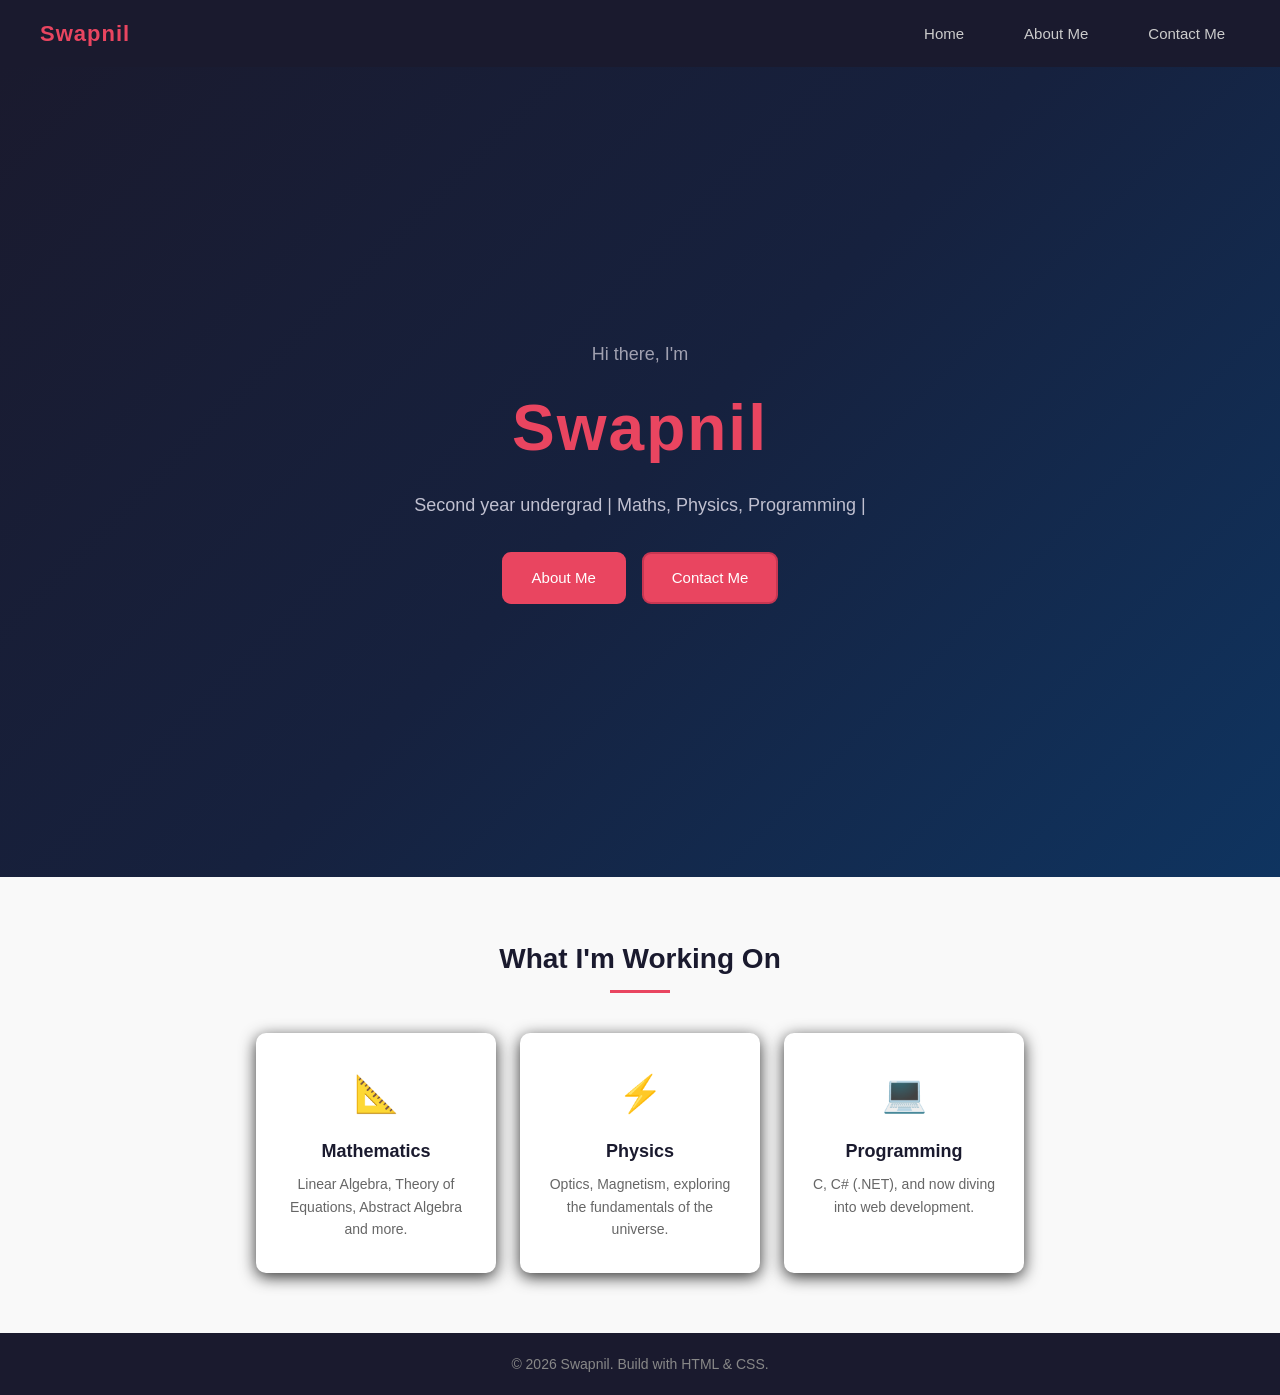
<file: index.html>
<!DOCTYPE html>
<html lang="hi">
  
	<head>
	   
		 <meta charset="UTF-8">
		 <meta name="viewport" content="width=device-width , initial-scale=1.0">
		 <title>Swapnil | portfolio</title>
		 <link rel="stylesheet" href="style.css">
		 
	</head>
	
	<body>
	  
		<!-- navbar -->
		
		<nav class="navbar">
		 
		 <div class="nav-logo">Swapnil</div>
		 <ul class="nav-link">
		   <li><a href="index.html" class="active">Home</a></li>
			 <li><a href="about.html">About Me</a></li>
			 <li><a href="contact.html">Contact Me</a></li>
		 </ul>
		 
		</nav>
		
		<!-- hero -->
		
		<section class="hero">
		  
			<div class="hero-content">
			
			<p class="hero-greeting">Hi there, I'm</p>
			<h1 class="hero-name">Swapnil</h1>
			<p class="hero-tagline">Second year undergrad | Maths, Physics, Programming |</p>
			<div class="hero-button">
			  
			   <a href="about.html" class="btn btn-primary">About Me</a></li>
			   <a href="contact.html" class="btn btn-outline">Contact Me</a></li>
				
			</div>
			
			</div>
			
		</section>
		
		<!-- highlight -->
		<section class="highlight">
		
		 <h2 class="section-title">What I'm Working On</h2>
		 <div class="cards">
		 
		   <div class="card">
			 
			   <div class="card-icon">📐</div>
				 <h3>Mathematics</h3>
				 <p>Linear Algebra, Theory of Equations, Abstract Algebra and more.</p>
			 
			 </div>
			 <div class="card">
			 
			   <div class="card-icon">⚡</div>
				 <h3>Physics</h3>
         <p>Optics, Magnetism, exploring the fundamentals of the universe.</p>
			 
			 </div>
			 <div class="card">
			 
			   <div class="card-icon">💻</div>
          <h3>Programming</h3>
          <p>C, C# (.NET), and now diving into web development.</p>
			 
			 </div>
		 
		 </div>
		
		</section>
		
		<footer class="footer">
		  <p>&copy; 2026 Swapnil. Build with HTML &amp; CSS.</p>
		</footer>
		
	</body>
	
</html>
</file>
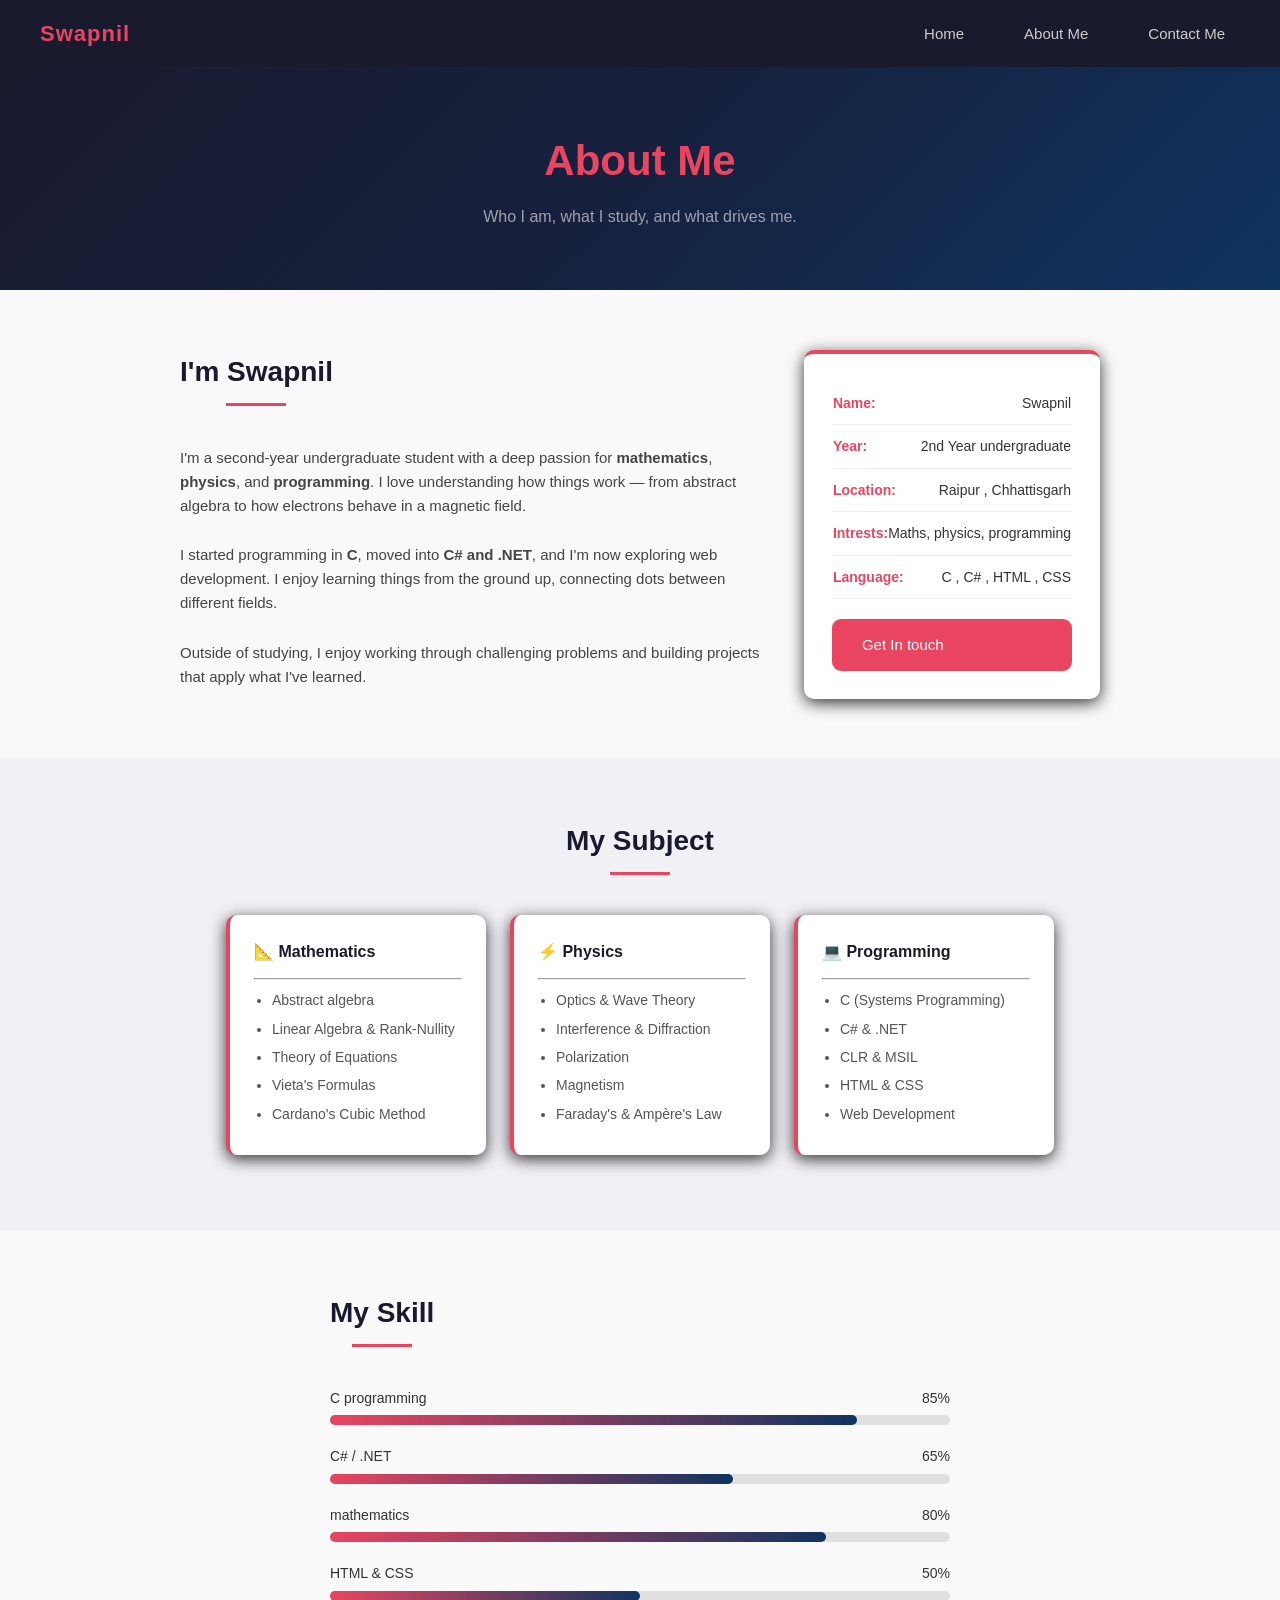
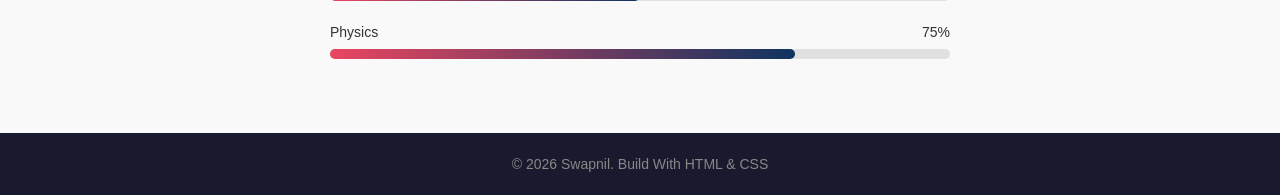
<file: about.html>
<!DOCTYPE html> 
<html lang="en">
 
 <head>
   <meta charset="UTF-8">
	 <meta name="viewport" content="width=device-width , intial-scale=1.0">
	 <title>Swapnil | About</title>
	 <link rel="stylesheet" href="style.css">
 </head>
 <body>
   <!-- navbar -->
		
		<nav class="navbar">
		 
		 <div class="nav-logo">Swapnil</div>
		 <ul class="nav-link">
		   <li><a href="index.html" class="active">Home</a></li>
			 <li><a href="about.html">About Me</a></li>
			 <li><a href="contact.html">Contact Me</a></li>
		 </ul>
		 
		</nav>
		
		<!-- page header -->
		
		 <section class="page-header">
      <h1>About Me</h1>
      <p>Who I am, what I study, and what drives me.</p>
    </section>

<!-- bio-section -->
		
		<section class="about-bio">
		
		  <div class="bio-text">
			  <h2 class="section-title">I'm Swapnil</h2>
				<p>I'm a second-year undergraduate student with a deep passion for <strong>mathematics</strong>, <strong>physics</strong>, and <strong>programming</strong>. I love understanding how things work — from abstract algebra to how electrons behave in a magnetic field.</p>
				<br>
				<p>I started programming in <strong>C</strong>, moved into <strong>C# and .NET</strong>, and I'm now exploring web development. I enjoy learning things from the ground up, connecting dots between different fields.</p>
				<br>
				<p>Outside of studying, I enjoy working through challenging problems and building projects that apply what I've learned.</p>
				</div>
				<div class="bio-card">
				  <div class="bio-info-item">
					  <span class="bio-label">Name: </span>
						<span>Swapnil</span>
					</div>
					 <div class="bio-info-item">
					  <span class="bio-label">Year: </span>
						<span>2nd Year undergraduate</span>
					</div>
					 <div class="bio-info-item">
					  <span class="bio-label">Location: </span>
						<span>Raipur , Chhattisgarh</span>
					</div>
					 <div class="bio-info-item">
					  <span class="bio-label">Intrests: </span>
						<span> Maths, physics, programming</span>
					</div>
					 <div class="bio-info-item">
					  <span class="bio-label">Language: </span>
						<span>C , C# , HTML , CSS</span>
					</div>
					<a href="contact.html" class="btn btn-primary" style="margin-top: 20px; display: inline-block;">Get In touch</a>
				</div>
		
		</section>
		
		<!-- subject-section -->
		<section class="subject-section">
		 
		   <h2 id="title" class="section-title" style="">My Subject</h2>
			 <div class="subject-grid">
			   <div class="Subject-card">
				  <h3>📐 Mathematics</h3><hr>
					<ul>
					  <li>Abstract algebra</li>
						 <li>Linear Algebra & Rank-Nullity</li>
            <li>Theory of Equations</li>
            <li>Vieta's Formulas</li>
            <li>Cardano's Cubic Method</li>
					</ul>
				 </div>
				 <div class="Subject-card">
				  <h3>⚡ Physics</h3><hr>
				  <ul>
            <li>Optics & Wave Theory</li>
            <li>Interference & Diffraction</li>
            <li>Polarization</li>
            <li>Magnetism</li>
            <li>Faraday's & Ampère's Law</li>
          </ul>
				 </div>
				 <div class="Subject-card">
				   <h3>💻 Programming</h3><hr>
          <ul>
            <li>C (Systems Programming)</li>
            <li>C# & .NET</li>
            <li>CLR & MSIL</li>
            <li>HTML & CSS</li>
            <li>Web Development</li>
          </ul>

				 </div>
			 </div>
		 
		</section>
		
		<!-- skill-section -->
	<section class="skill-section">
	  <h2 class="section-title" style="text-align: center;">My Skill</h2>
		<div class="skill-grid">
		
		   <div class="skill-item">
			   <div class="skill-header">
				  <span>C programming</span>
					<span>85%</span>
				 </div>
				 <div class="skill-bar">
				   <div class="skill-fill" style="width: 85%"></div>
				 </div>
			 </div>
			 
			 <div class="skill-item">
			   <div class="skill-header">
				  <span>C# / .NET</span>
					<span>65%</span>
				 </div>
				 <div class="skill-bar">
				   <div class="skill-fill" style="width: 65%"></div>
				 </div>
			 </div>
			 
			 <div class="skill-item">
			   <div class="skill-header">
				  <span>mathematics</span>
					<span>80%</span>
				 </div>
				 <div class="skill-bar">
				   <div class="skill-fill" style="width: 80%"></div>
				 </div>
			 </div>
			 
			 <div class="skill-item">
			   <div class="skill-header">
				  <span>HTML & CSS</span>
					<span>50%</span>
				 </div>
				 <div class="skill-bar">
				   <div class="skill-fill" style="width: 50%"></div>
				 </div>
			 </div>
			 
			 <div class="skill-item">
			   <div class="skill-header">
				  <span>Physics</span>
					<span>75%</span>
				 </div>
				 <div class="skill-bar">
				   <div class="skill-fill" style="width: 75%"></div>
				 </div>
			 </div>
			 
		</div>
	</section>	
		
		<!-- footer -->
		<footer class="footer">
		 <p>&copy; 2026 Swapnil. Build With HTML & CSS</p>
		</footer>
		
 </body>
</html>
</file>
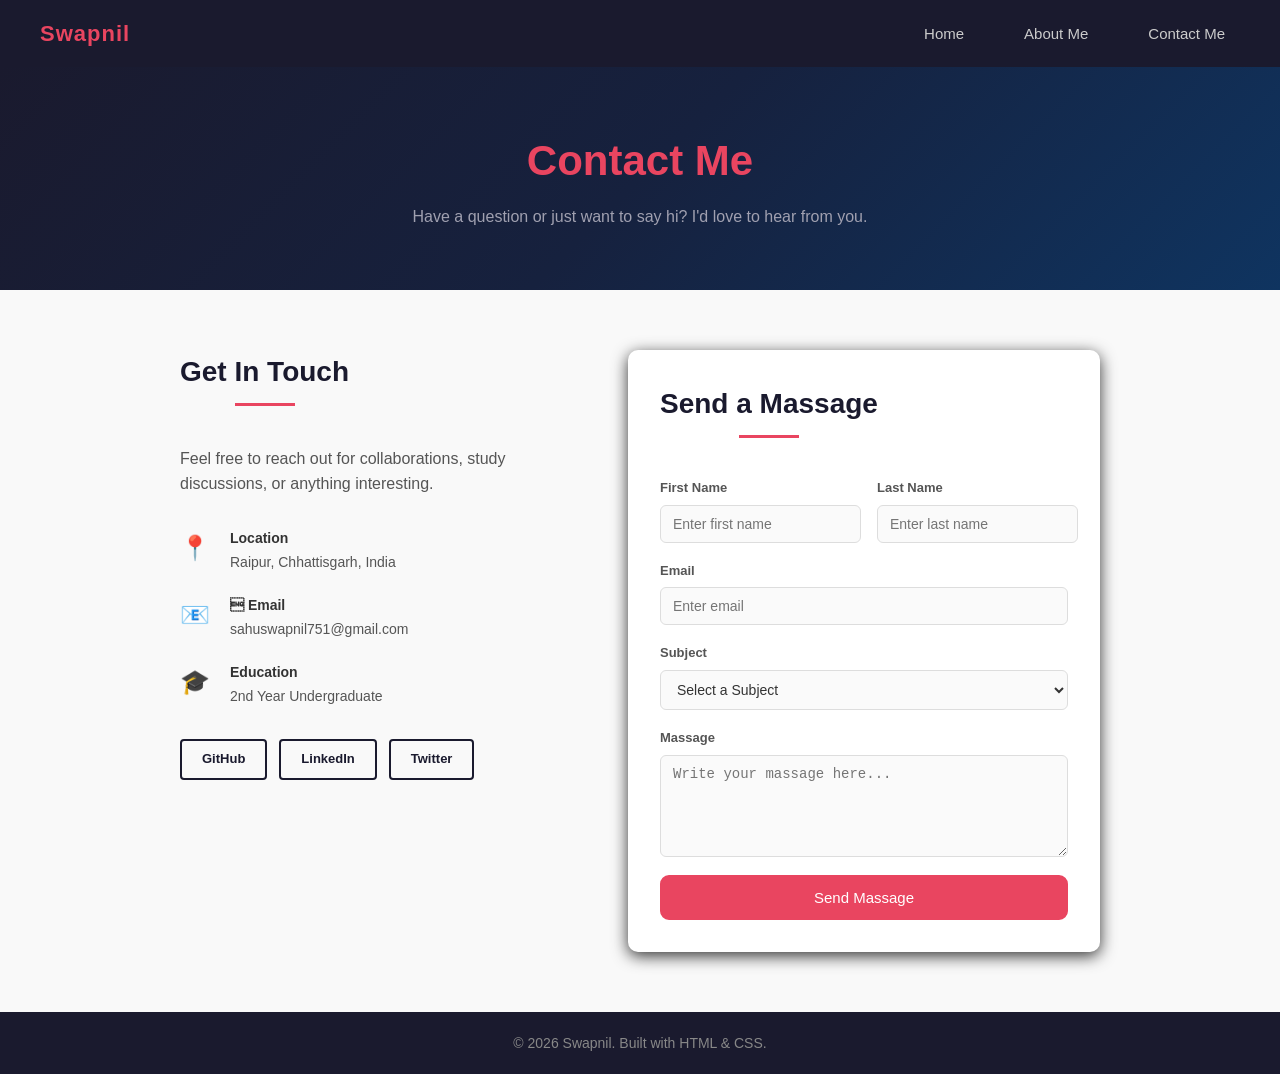
<file: contact.html>
<!DOCTYPE html>
<html lang="en">
  <head>
	         <!-- basic meta -->
	  <meta charset="UTF-8">
		<meta name="viewport" content="width=device-width , intial-scale=1.0">
		
		<!-- website title -->
		<title>Swapnil | contact</title>
		<link rel="stylesheet" href="style.css">
		
	</head>
	<body>
	 <!-- navbar -->
	 <nav class="navbar">
		 
		 <div class="nav-logo">Swapnil</div>
		 <ul class="nav-link">
		   <li><a href="index.html" class="active">Home</a></li>
			 <li><a href="about.html">About Me</a></li>
			 <li><a href="contact.html">Contact Me</a></li>
		 </ul>
		 
		</nav>
		
		<!-- PAGE HEADER -->
		<section class="page-header">
		  <h1>Contact Me</h1>
			<p>Have a question or just want to say hi? I'd love to hear from you.</p>
		</section>
		
		<!-- contact-section -->
	 <section class="contact-section">
	   <!-- left-info -->
		 <div class="contact-info">
		   
			 <h2 class="section-title">Get In Touch</h2>
			 <p style="color: #555; margin-bottom: 30px;">Feel free to reach out for collaborations, study discussions, or anything interesting.</p>
			 
			 <div class="info-item">
			  <div class="info-icon">📍</div>
				  <div>
					 <h4>Location</h4>
					 <p>Raipur, Chhattisgarh, India</p>
					</div>
			 </div>
			 
			 <div class="info-item">
			  <div class="info-icon">📧</div>
				  <div>
					 <h4> Email</h4>
					 <p>sahuswapnil751@gmail.com</p>
					</div>
			 </div>
			 
			 <div class="info-item">
			  <div class="info-icon">🎓</div>
				  <div>
					 <h4>Education</h4>
					 <p>2nd Year Undergraduate</p>
					</div>
			 </div>
			 
		 
		 
		 <!--  social-link -->
		 <div class="social-link">
		 
		   <a href="#" class="social-btn">GitHub</a>
			 <a href="#" class="social-btn">LinkedIn</a>
			 <a href="#" class="social-btn">Twitter</a>
			 
		 </div>
		</div>
		
		<!-- right form -->
		 <div class="contact-form">
		   <h2 class="section-title">Send a Massage</h2>
			 
			 <form action="#" method="port">
			 
			   <div class="form-row">
				   <div class="form-group">
					   <label for="fname">First Name</label>
						 <input type="text" id="fname" name="fname" placeholder="Enter first name">
					 </div>
					 <div class="form-group">
					   <label for="lname">Last Name</label>
						 <input type="text" id="lname" name="lname" placeholder="Enter last name">
					 </div>
				 </div>
				 
				 <div class="form-group">
					   <label for="email">Email</label>
						 <input type="email" id="email" name="email" placeholder="Enter email">
					 </div>
				 
				 <div class="form-group">
					   <label for="subject">Subject</label>
						 <select id="subject" name="subject">
						   <option value="" disabled selected>Select a Subject</option>
							 <option value="Maths">Mathematics Discussion</option>
							 <option value="Physics">Physics Discussion</option>
							 <option value="programming">Programming / Web Development</option>
							 <option value="collab">collaboration</option>
              <option value="other">Other</option>
						 </select>
					 </div>
				 
				   <div class="form-group">
					   <label for="massage">Massage</label>
						 <textarea id="message" name="massage" rows="5" placeholder="Write your massage here..."></textarea>
					 </div>
				 
				  <button type="submit" class="btn btn-primary" style="width: 100%" >Send Massage</button>
				 
			 </form>
			 
		 </div> 

	 </section>
	 
	 <!-- FOOTER -->
    <footer class="footer">
      <p>&copy; 2026 Swapnil. Built with HTML &amp; CSS.</p>
    </footer>
	 
	</body>
</html>
</file>
<file: style.css>
﻿*{
	margin:0;
	padding: 0;
	box-sizing: border-box;
}
body{
	font-family: sans-serif;
	font-size: 16px;
	line-height: 1.6;
	background-color: #f9f9f9;
	color: #333;
}
a{
	text-decoration: none;
	color: inherit;
}
/* navbar */
.navbar{
	display: flex;
	justify-content: space-between;
	align-items: center;
	background-color: #1a1a2e;
	padding: 16px 40px;
	position: sticky;
	top: 0;
	z-index: 100;
}
.nav-logo{
	font-size: 22px;
	font-weight: bold;
	color: #e94560;
	letter-spacing: 1px;
}
.nav-link{
	list-style: none;
	display: flex;
	gap: 30px;
	
}
.nav-link a{
	color: #ccc;
	font-size: 15px;
	transition: color 0.2s;
	padding: 1em;
	border-radius: 9px;
}
.nav-link a:hover,
.nav-link a:active{
	color: #0f3460;
	background-color: white;
}
/* hero */
.hero{
	min-height: 90vh;
	display: flex;
	align-items:center;
	justify-content: center;
	text-align: center;
	padding: 40px 20px;
	color: white;
	background: linear-gradient(135deg, #1a1a2e, #16213e, #0f3460);
}
.hero-greeting{
	font-size: 18px;
	color:#a0a0b0;
	margin-bottom: 8px;
}
.hero-name{
	font-size: 64px;
	font-weight: bold;
	color:#e94560;
	margin-bottom: 12px;
	letter-spacing: 2px;
}
.hero-tagline{
	font-size: 18px;
	margin-bottom: 32px;
	color: #c0c0d0;
}
.hero-button{
	display:flex;
	gap: 16px;
	justify-content: center;
	flex-wrap: wrap;
}
.btn{
	padding: 12px 28px;
	border-radius: 9px;
	font-size: 15px;
	cursor: pointer;
	transition: all 0.2s;
	
}
.btn-primary{
	background-color: #e94560;
	color: white;
	border: 2px solid #e94560;

}
.btn-primary:hover{
	background-color: transparent;
	color: #e94560;
}
.btn-outline{
	background-color:#e94560 ;
	color: white;
	border: 2px solid #c73652;
}
.btn-outline:hover{
	 background-color: transparent;
	color: #e94560;
}
.highlight{
	padding: 60px 40px;
	text-align: center;
}
.section-title{
	font-size: 28px;
	margin-bottom: 40px;
	color: #1a1a2e;
	position: relative;
	display: inline-block;
}
.section-title::after{
	content: '';
	display: block;
	width: 60px;
	height: 3px;
	background-color: #e94560;
	margin: 8px auto 0;
}
.cards{
	display: flex;
	justify-content: center;
	gap:24px;
	flex-wrap: wrap;
}
.card{
	background-color: white;
	border-radius: 10px;
	padding: 32px 24px;
	width: 240px;
  box-shadow: 0px 4px 16px rgba(0,0,0,0.8);
  transition: transform 0s;
}
.card:hover{
	transform: translatey(-9px);
}
.card-icon{
	font-size: 36px;
	margin-bottom: 14px;
}
.card h3{
	font-size: 18px;
	margin-bottom: 8px;
	color: #1a1a2e;
}
.card p{
	font-size: 14px;
	color: #666;
}
/* footer */
footer{
	background-color: #1a1a2e;
	color: #888;
	text-align: center;
	padding: 20px;
	font-size: 14px;
}
/* page-header */
.page-header{
	background: linear-gradient(135deg,#1a1a2e,#16213e, #0f3460);
	color: white;
	padding: 60px 20px;
	text-align: center;
}
.page-header h1{
	font-size: 42px;
	color: #e94560;
	margin-bottom: 10px;
}
.page-header p{
	font-size: 16px;
	color:#a0a0b0;
}
/* bio-section-title */
.about-bio{
	display:flex;gap: 40px;
	margin: 0 auto;
	padding: 60px 40px;
	max-width: 1000px;
	flex-wrap: wrap;
	
}
.bio-text{
	flex: 1;
	min-width: 280px;
}
.bio-text p{
	font-size: 15px;
	color: #444;
}
.bio-card{
	background: white;
	border-radius: 10px;
	padding: 28px;
	min-width: 260px;
	box-shadow: 0 4px 16px rgba(0,0,0,0.8);
	border-top: 4px solid #e94560;
	display:flex;
	flex-direction: column;
	
}
.bio-info-item{
	display: flex;
	justify-content: space-between;
	padding: 10px 1px;
	border-bottom: 1px solid #f0f0f0;
	font-size: 14px;
}
.bio-label{
	color:#e94560;
	font-weight: bold;
}
/* subject-section */
.subject-section{
	background: #f0f0f5;
	padding: 60px 40px;
	text-align: center;
}
.subject-grid{
	display: flex;
	gap:24px;
	justify-content: center;
	flex-wrap: wrap;
	margin-bottom: 16px;
}
.Subject-card{
	padding:24px;
	text-align: start;
	background:white;
	border-radius: 10px;
	width: 260px;
	box-shadow: 0 4px 16px rgba(0,0,0,0.8);
	border-left: 4px solid #e94560;
	
}
.Subject-card h3{
	font-size:16px;
	margin-bottom:14px;
	color:#1a1a2e;
}
.Subject-card hr{
	margin-bottom: 9px;
}
.Subject-card ul{
	padding-left: 18px;
}
.Subject-card li{
	font-size: 14px;
	color:#555;
	margin-bottom: 6px;
}
/* skill-section */
.skill-section{
	padding: 60px 40px;
	max-width: 700px;
	margin: 0 auto;
}
.skill-grid{
	display:flex;
	flex-direction: column;
	gap: 20px;
	margin-bottom: 14px;
}
.skill-item{
	width: 100%;
}
.skill-header{
	display: flex;
	justify-content: space-between;
	font-size:14px;
	color:#333;
	margin-bottom: 6px;
}
 .skill-bar{
	background:#e0e0e0;
	height:10px;
	width: 100%;
	border-radius: 20px;
} 
/* .skill-bar {
  background: #e0e0e0;
  border-radius: 20px;
  height: 10px;
  width: 100%;
} */
.skill-fill{
	background: linear-gradient(to right, #e94560, #0f3460 );
	border-radius: 20px;
	height: 100%;
}
/* contact-section */
.contact-section{
	display: flex;
	gap:40px;
	padding: 60px 40px;
	max-width: 1000px;
	margin: 0 auto;
	flex-wrap: wrap;
}
/* contact-info */
.contact-info{
	flex:1;
	min-width: 260px;
}
.info-item{
	display:flex;
	align-items: flex-start;
	gap: 20px;
	margin-bottom:20px;
}
.info-icon{
	margin-top: 2px;
	font-size: 24px;
}
.info-item h4{
	font-size:14px;margin-bottom:2px;
	color: #e94560:
}
.info-item p{
	font-size:14px;
	color: #555;
}
/* social-link */
.social-link{
	display:flex;
	gap: 12px;
	margin-top: 32px;
	flex-wrap:wrap;
}
.social-btn{
	padding:8px 20px;
	border:2px solid #1a1a2e;border-radius:4px;
	font-size: 13px;
	color:#1a1a2e;
	font-weight: bold;
	transition: all 0.2s;
}
.social-btn:hover{
	color:white;
	background-color: #e94560;
	border-color: #e94560;
}
/* contact-form */
.contact-form{
	flex:1;
	min-width: 280px;
	background: white;
	padding:32px;
	border-radius: 10px;
	box-shadow: 0 4px 16px rgba(0,0,0,0.8);
}
.form-row{
	display: flex;
	gap:16px;
}
.form-row .form-group{
	flex:1;
}
.form-group{
	display:flex;
	flex-direction: column;
	margin-bottom:18px;
}
.form-group label{
	font-size:13px;
	color:#555;
	margin-bottom: 6px;
	font-weight: bold;
}
.form-group input,
.form-group select,
.form-group textarea{
	padding: 10px 12px;
	border: 1px solid #ddd;
	font-size: 14px;
	border-radius:6px;
	color:#333;
	background: #fafafa;
	transition: border 0.2s;
}
.form-group input:focus,
.form-group select:focus,
.form-group textarea:focus{
	border-color:#e94560;
	outline: none;
	background: white;
}
.form-group textarea{
	resize: vertical;
}
@media (max-width: 400px){
	body{
		flex-wrap: wrap;
	}
}
</file>
